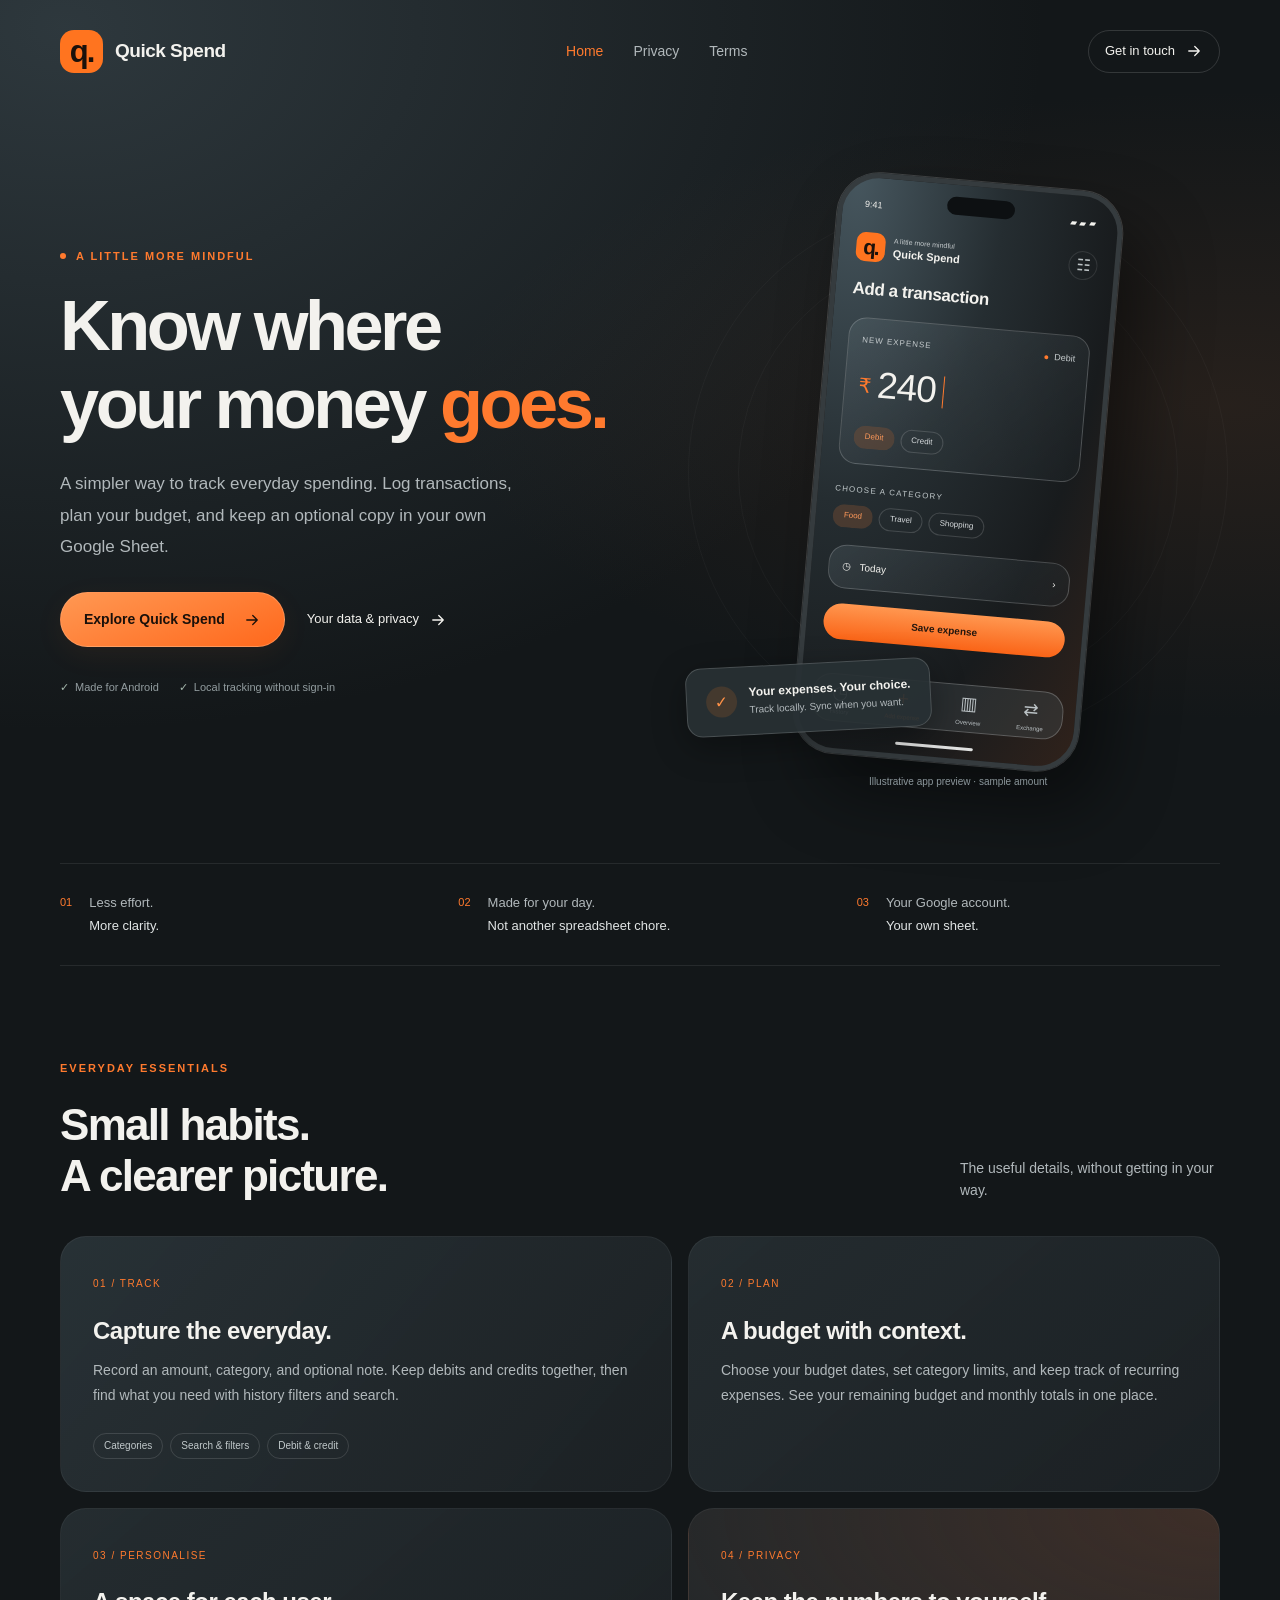
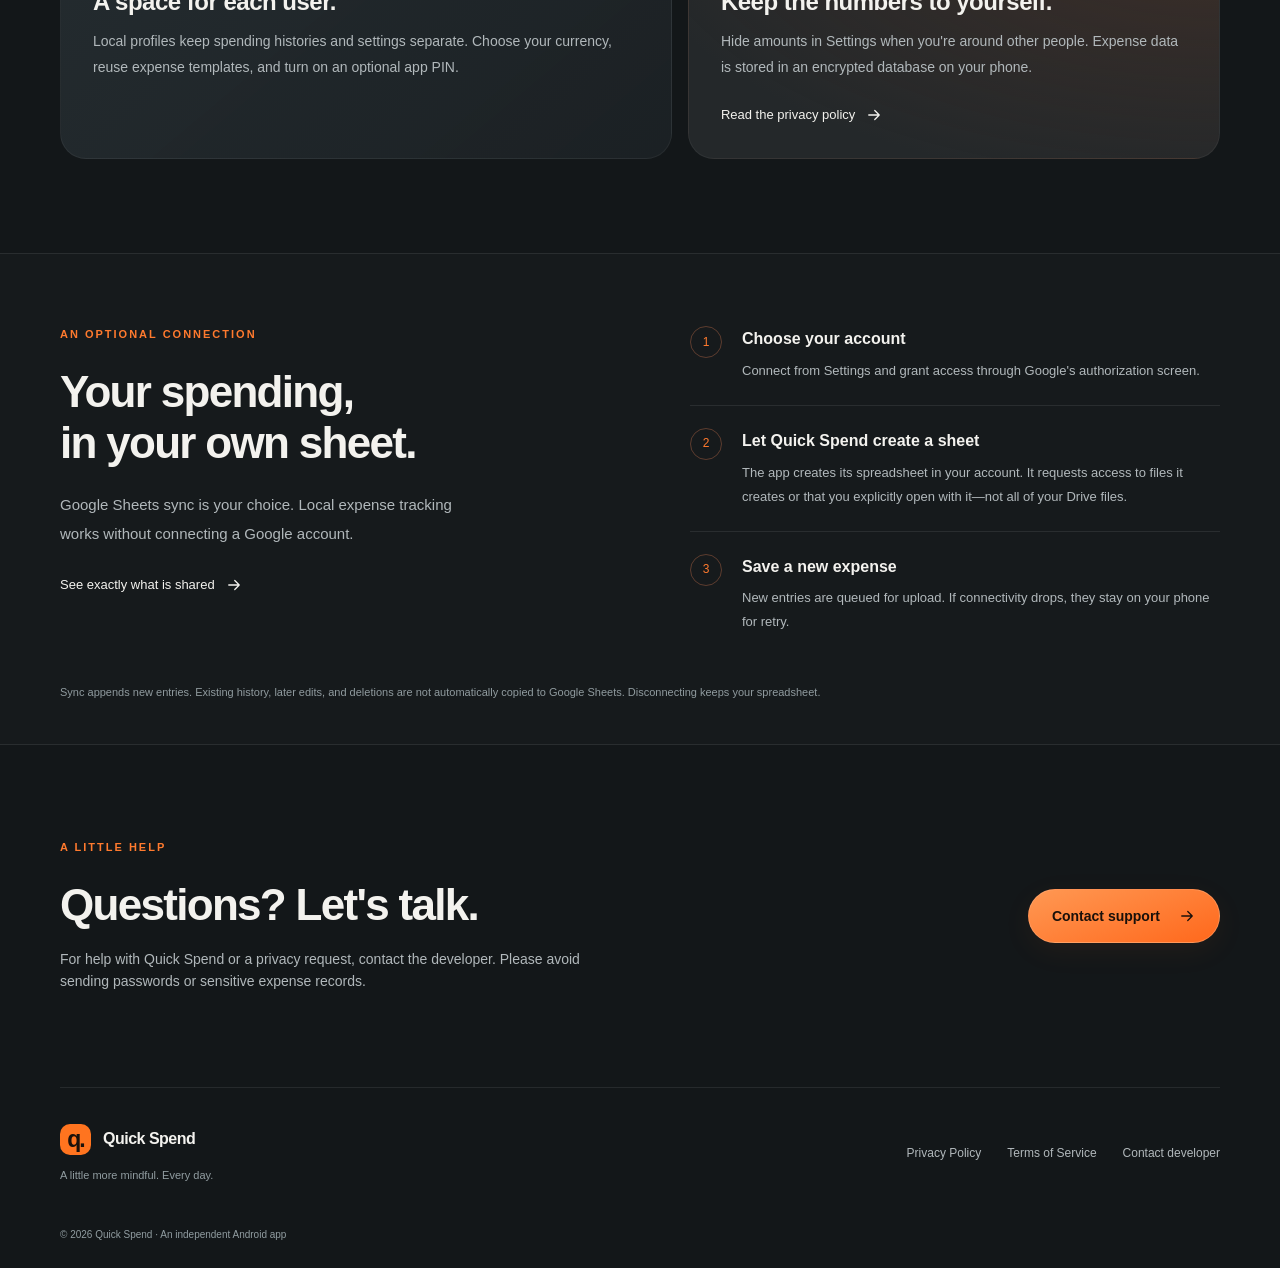
<file: index.html>
<!doctype html>
<html lang="en"><head><meta charset="utf-8"><meta name="viewport" content="width=device-width,initial-scale=1"><meta name="theme-color" content="#15191b"><title>Quick Spend — Everyday expenses, a little clearer</title><meta name="description" content="Quick Spend is an Android expense tracker with budgets, local profiles, encrypted backups and optional Google Sheets sync."><link rel="icon" href="/favicon.svg" type="image/svg+xml"><link rel="canonical" href="https://munifgaming01-dot.github.io/"><meta property="og:title" content="Quick Spend — Everyday expenses, a little clearer"><meta property="og:description" content="Quick Spend is an Android expense tracker with budgets, local profiles, encrypted backups and optional Google Sheets sync."><meta property="og:type" content="website"><meta property="og:url" content="https://munifgaming01-dot.github.io/"><link rel="stylesheet" href="/styles.css"></head><body><a class="skip" href="#main">Skip to content</a><header class="site-header wrap"><a class="brand" href="/" aria-label="Quick Spend home"><span class="logo" aria-hidden="true">q.</span><span>Quick Spend</span></a><nav aria-label="Main navigation"><a href="/" aria-current="page">Home</a><a href="/privacy/" >Privacy</a><a href="/terms/" >Terms</a></nav><a class="contact-link" href="mailto:mohamedmunif99@gmail.com">Get in touch <svg viewBox="0 0 24 24" fill="none" aria-hidden="true"><path d="M5 12h14m-6-6 6 6-6 6" stroke="currentColor" stroke-width="1.7" stroke-linecap="round" stroke-linejoin="round"/></svg></a></header><main id="main">
<section class="hero wrap"><div class="hero-copy"><p class="eyebrow"><span></span> A little more mindful</p><h1>Know where<br>your money <em>goes.</em></h1><p class="intro">A simpler way to track everyday spending. Log transactions, plan your budget, and keep an optional copy in your own Google Sheet.</p><div class="hero-actions"><a class="button primary" href="#features">Explore Quick Spend <svg viewBox="0 0 24 24" fill="none" aria-hidden="true"><path d="M5 12h14m-6-6 6 6-6 6" stroke="currentColor" stroke-width="1.7" stroke-linecap="round" stroke-linejoin="round"/></svg></a><a class="text-link" href="/privacy/">Your data & privacy <svg viewBox="0 0 24 24" fill="none" aria-hidden="true"><path d="M5 12h14m-6-6 6 6-6 6" stroke="currentColor" stroke-width="1.7" stroke-linecap="round" stroke-linejoin="round"/></svg></a></div><div class="hero-notes"><span>Made for Android</span><span>Local tracking without sign-in</span></div></div>
<figure class="product-scene"><div class="orbit orbit-one"></div><div class="orbit orbit-two"></div><div class="phone"><div class="phone-status"><span>9:41</span><span class="camera"></span><span aria-hidden="true">▰ ▰ ▰</span></div><div class="phone-header"><span class="logo">q.</span><div><small>A little more mindful</small><strong>Quick Spend</strong></div><span class="mini-settings" aria-hidden="true">☷</span></div><h2>Add a transaction</h2><div class="phone-card"><div class="phone-caption"><span>NEW EXPENSE</span><span><i></i> Debit</span></div><p class="phone-amount"><span>₹</span>240<span class="caret"></span></p><div class="pills"><span class="selected">Debit</span><span>Credit</span></div></div><p class="phone-label">CHOOSE A CATEGORY</p><div class="pills categories"><span class="selected">Food</span><span>Travel</span><span>Shopping</span></div><div class="phone-card date-row"><span>◷ &nbsp; Today</span><span>›</span></div><div class="phone-save">Save expense</div><div class="phone-tabs"><span>◷<small>History</small></span><span class="active">＋<small>Add expense</small></span><span>▥<small>Overview</small></span><span>⇄<small>Exchange</small></span></div><div class="home-indicator"></div></div><div class="floating-note"><span class="note-icon">✓</span><div><strong>Your expenses. Your choice.</strong><span>Track locally. Sync when you want.</span></div></div><figcaption>Illustrative app preview · sample amount</figcaption></figure></section>
<section class="principles wrap" aria-label="At a glance"><div><span>01</span><p>Less effort.<br><strong>More clarity.</strong></p></div><div><span>02</span><p>Made for your day.<br><strong>Not another spreadsheet chore.</strong></p></div><div><span>03</span><p>Your Google account.<br><strong>Your own sheet.</strong></p></div></section>
<section id="features" class="section wrap"><div class="section-heading"><p class="eyebrow">Everyday essentials</p><h2>Small habits.<br>A clearer picture.</h2><p>The useful details, without getting in your way.</p></div><div class="feature-grid"><article class="feature feature-wide"><span class="feature-number">01 / TRACK</span><h3>Capture the everyday.</h3><p>Record an amount, category, and optional note. Keep debits and credits together, then find what you need with history filters and search.</p><div class="feature-chips"><span>Categories</span><span>Search & filters</span><span>Debit & credit</span></div></article><article class="feature"><span class="feature-number">02 / PLAN</span><h3>A budget with context.</h3><p>Choose your budget dates, set category limits, and keep track of recurring expenses. See your remaining budget and monthly totals in one place.</p></article><article class="feature"><span class="feature-number">03 / PERSONALISE</span><h3>A space for each user.</h3><p>Local profiles keep spending histories and settings separate. Choose your currency, reuse expense templates, and turn on an optional app PIN.</p></article><article class="feature feature-privacy"><span class="feature-number">04 / PRIVACY</span><h3>Keep the numbers to yourself.</h3><p>Hide amounts in Settings when you're around other people. Expense data is stored in an encrypted database on your phone.</p><a class="text-link" href="/privacy/">Read the privacy policy <svg viewBox="0 0 24 24" fill="none" aria-hidden="true"><path d="M5 12h14m-6-6 6 6-6 6" stroke="currentColor" stroke-width="1.7" stroke-linecap="round" stroke-linejoin="round"/></svg></a></article></div></section>
<section id="google-sheets" class="sync-section"><div class="wrap sync-layout"><div><p class="eyebrow">An optional connection</p><h2>Your spending,<br>in your own sheet.</h2><p class="section-intro">Google Sheets sync is your choice. Local expense tracking works without connecting a Google account.</p><a class="text-link" href="/privacy/#google-data">See exactly what is shared <svg viewBox="0 0 24 24" fill="none" aria-hidden="true"><path d="M5 12h14m-6-6 6 6-6 6" stroke="currentColor" stroke-width="1.7" stroke-linecap="round" stroke-linejoin="round"/></svg></a></div><ol class="steps"><li><span>1</span><div><h3>Choose your account</h3><p>Connect from Settings and grant access through Google's authorization screen.</p></div></li><li><span>2</span><div><h3>Let Quick Spend create a sheet</h3><p>The app creates its spreadsheet in your account. It requests access to files it creates or that you explicitly open with it—not all of your Drive files.</p></div></li><li><span>3</span><div><h3>Save a new expense</h3><p>New entries are queued for upload. If connectivity drops, they stay on your phone for retry.</p></div></li></ol></div><p class="sync-note wrap">Sync appends new entries. Existing history, later edits, and deletions are not automatically copied to Google Sheets. Disconnecting keeps your spreadsheet.</p></section>
<section class="section wrap support-section" id="support"><div><p class="eyebrow">A little help</p><h2>Questions? Let's talk.</h2><p>For help with Quick Spend or a privacy request, contact the developer. Please avoid sending passwords or sensitive expense records.</p></div><a class="button primary" href="mailto:mohamedmunif99@gmail.com">Contact support <svg viewBox="0 0 24 24" fill="none" aria-hidden="true"><path d="M5 12h14m-6-6 6 6-6 6" stroke="currentColor" stroke-width="1.7" stroke-linecap="round" stroke-linejoin="round"/></svg></a></section>
</main><footer class="wrap site-footer"><div><a class="brand" href="/"><span class="logo" aria-hidden="true">q.</span><span>Quick Spend</span></a><p>A little more mindful. Every day.</p></div><nav aria-label="Footer navigation"><a href="/privacy/">Privacy Policy</a><a href="/terms/">Terms of Service</a><a href="mailto:mohamedmunif99@gmail.com">Contact developer</a></nav><p class="copyright">© 2026 Quick Spend · An independent Android app</p></footer><script src="/site.js" defer></script></body></html>
</file>
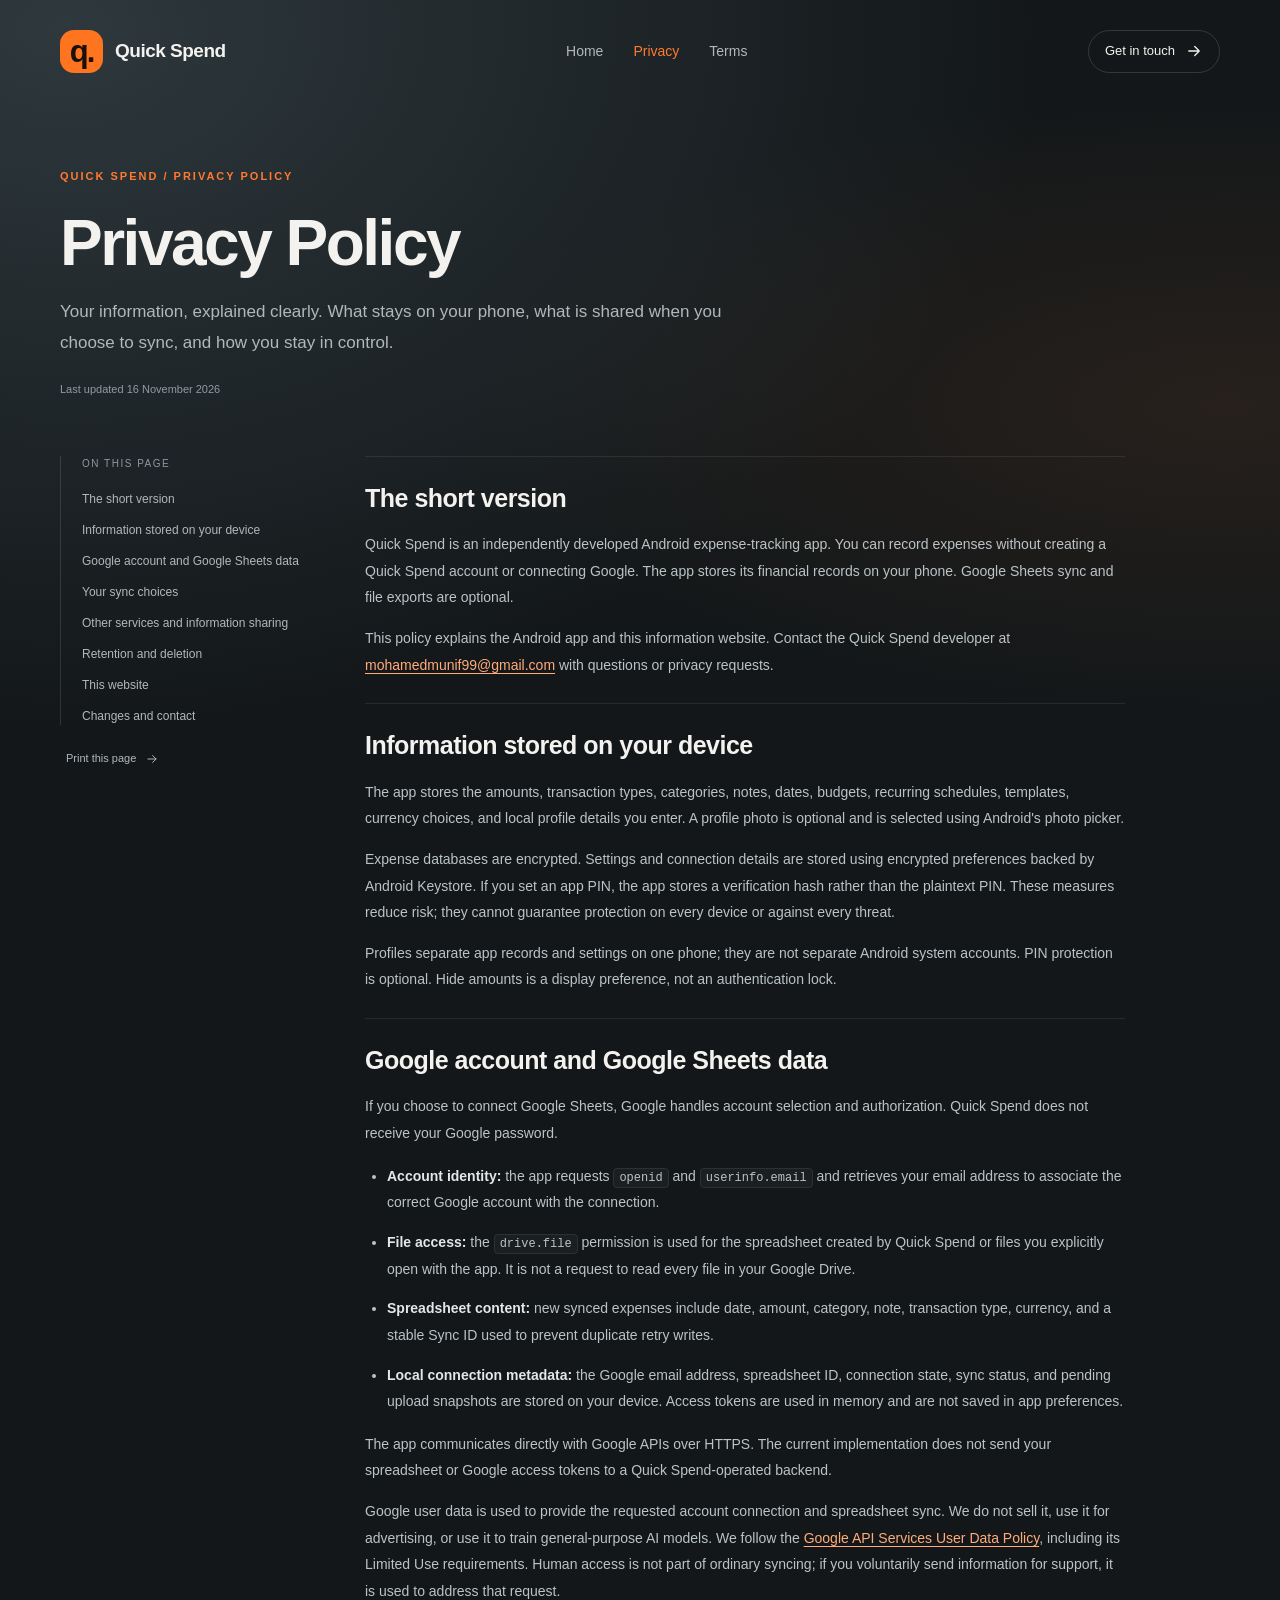
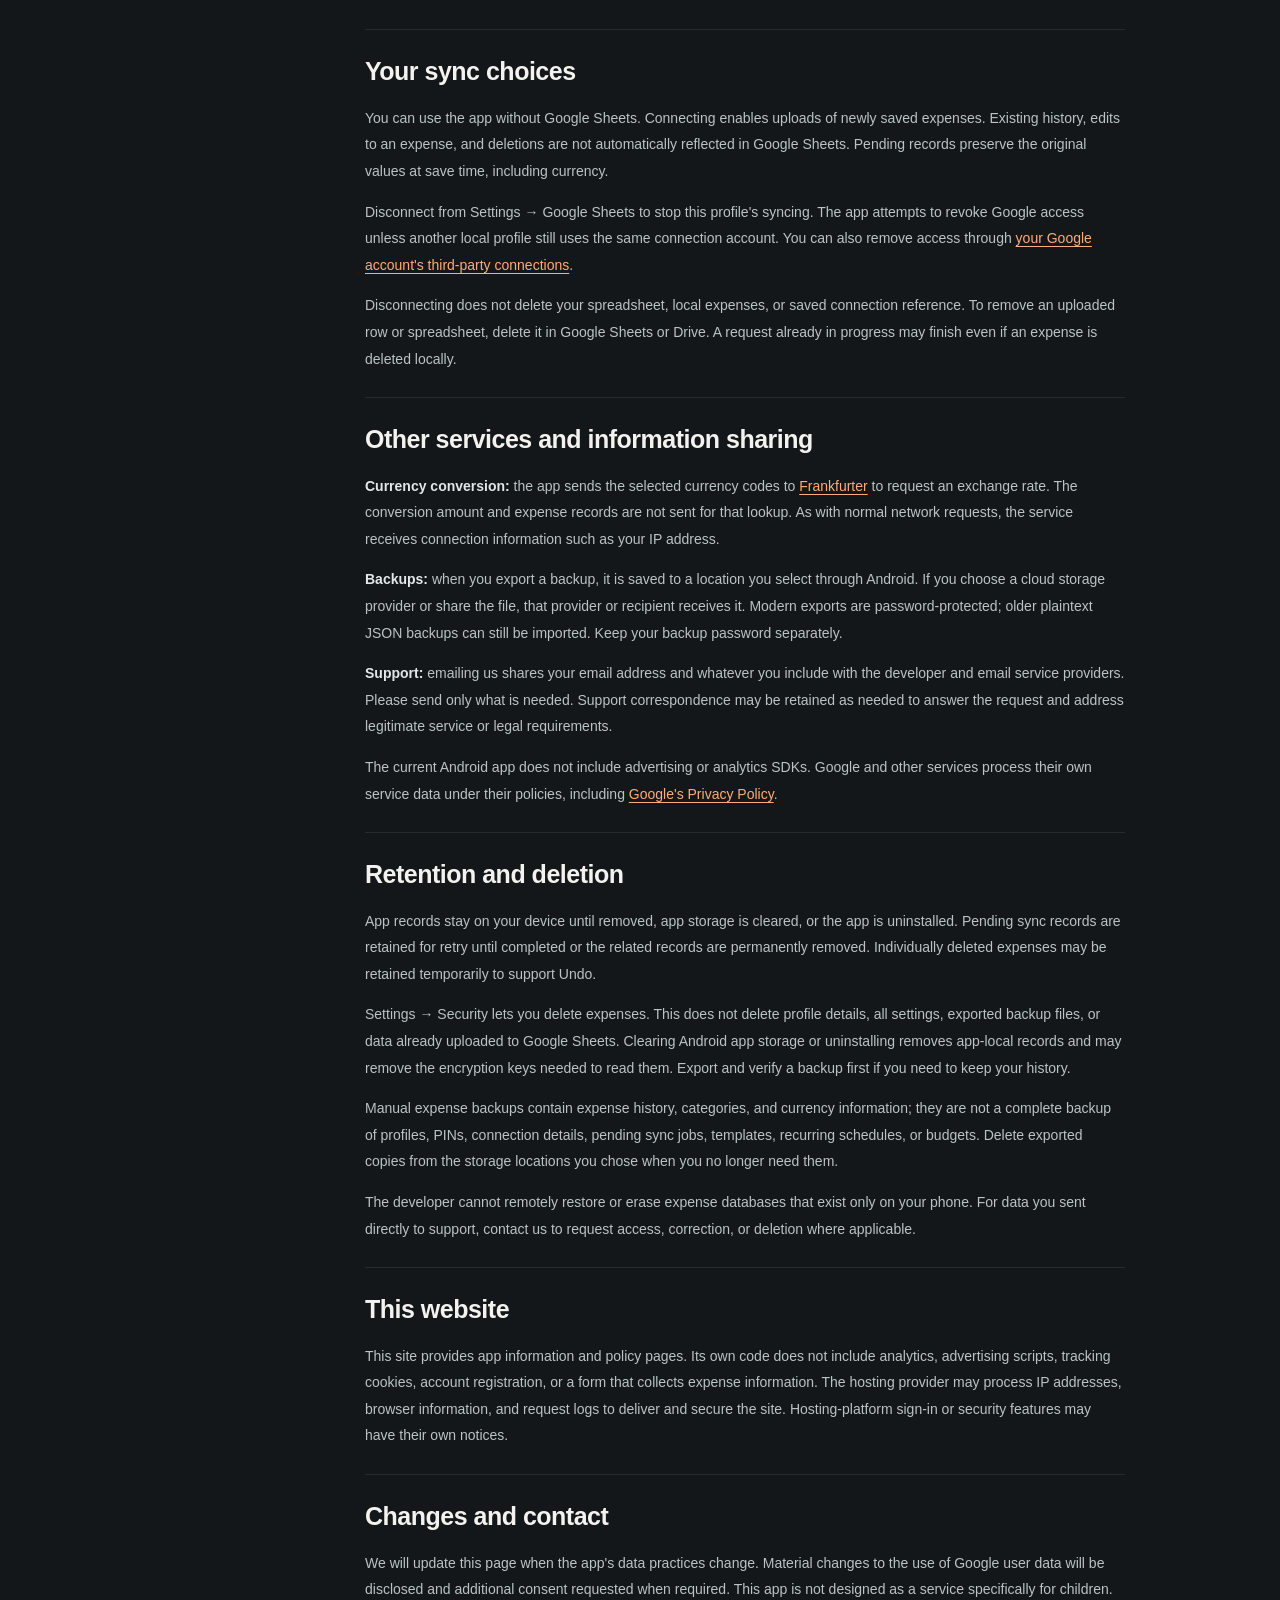
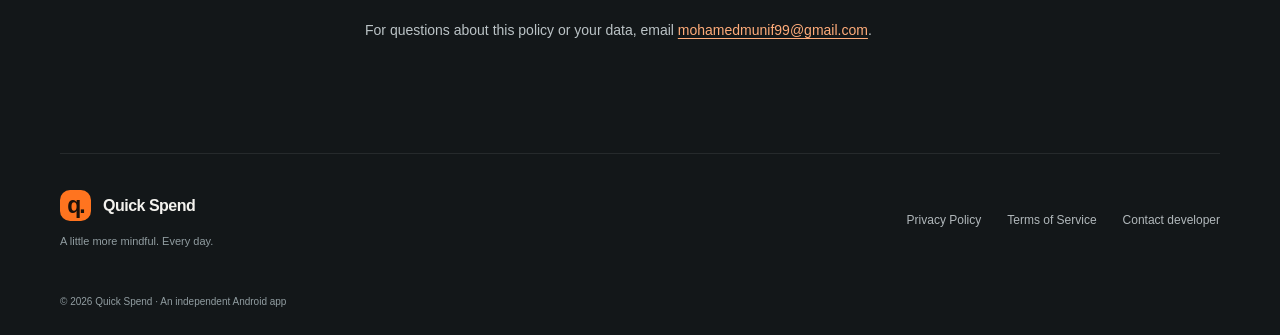
<file: privacy/index.html>
<!doctype html>
<html lang="en"><head><meta charset="utf-8"><meta name="viewport" content="width=device-width,initial-scale=1"><meta name="theme-color" content="#15191b"><title>Privacy Policy — Quick Spend</title><meta name="description" content="How Quick Spend handles local records, Google account data, optional Sheets syncing and backups."><link rel="icon" href="/favicon.svg" type="image/svg+xml"><link rel="canonical" href="https://munifgaming01-dot.github.io/privacy/"><meta property="og:title" content="Privacy Policy — Quick Spend"><meta property="og:description" content="How Quick Spend handles local records, Google account data, optional Sheets syncing and backups."><meta property="og:type" content="website"><meta property="og:url" content="https://munifgaming01-dot.github.io/privacy/"><link rel="stylesheet" href="/styles.css"></head><body><a class="skip" href="#main">Skip to content</a><header class="site-header wrap"><a class="brand" href="/" aria-label="Quick Spend home"><span class="logo" aria-hidden="true">q.</span><span>Quick Spend</span></a><nav aria-label="Main navigation"><a href="/" >Home</a><a href="/privacy/" aria-current="page">Privacy</a><a href="/terms/" >Terms</a></nav><a class="contact-link" href="mailto:mohamedmunif99@gmail.com">Get in touch <svg viewBox="0 0 24 24" fill="none" aria-hidden="true"><path d="M5 12h14m-6-6 6 6-6 6" stroke="currentColor" stroke-width="1.7" stroke-linecap="round" stroke-linejoin="round"/></svg></a></header><main id="main"><div class="wrap legal-hero"><p class="eyebrow">Quick Spend / Privacy Policy</p><h1>Privacy Policy</h1><p>Your information, explained clearly. What stays on your phone, what is shared when you choose to sync, and how you stay in control.</p><span class="updated">Last updated 16 November 2026</span></div><div class="wrap legal-layout"><aside><nav aria-label="On this page"><span>ON THIS PAGE</span><a href="#overview">The short version</a><a href="#local-data">Information stored on your device</a><a href="#google-data">Google account and Google Sheets data</a><a href="#sync-control">Your sync choices</a><a href="#other-services">Other services and information sharing</a><a href="#retention">Retention and deletion</a><a href="#website">This website</a><a href="#changes">Changes and contact</a></nav><button class="print-link" type="button" data-print>Print this page <svg viewBox="0 0 24 24" fill="none" aria-hidden="true"><path d="M5 12h14m-6-6 6 6-6 6" stroke="currentColor" stroke-width="1.7" stroke-linecap="round" stroke-linejoin="round"/></svg></button></aside><article class="legal-content"><section id="overview"><h2>The short version</h2><p>Quick Spend is an independently developed Android expense-tracking app. You can record expenses without creating a Quick Spend account or connecting Google. The app stores its financial records on your phone. Google Sheets sync and file exports are optional.</p><p>This policy explains the Android app and this information website. Contact the Quick Spend developer at <a href="mailto:mohamedmunif99@gmail.com">mohamedmunif99@gmail.com</a> with questions or privacy requests.</p></section><section id="local-data"><h2>Information stored on your device</h2><p>The app stores the amounts, transaction types, categories, notes, dates, budgets, recurring schedules, templates, currency choices, and local profile details you enter. A profile photo is optional and is selected using Android's photo picker.</p><p>Expense databases are encrypted. Settings and connection details are stored using encrypted preferences backed by Android Keystore. If you set an app PIN, the app stores a verification hash rather than the plaintext PIN. These measures reduce risk; they cannot guarantee protection on every device or against every threat.</p><p>Profiles separate app records and settings on one phone; they are not separate Android system accounts. PIN protection is optional. Hide amounts is a display preference, not an authentication lock.</p></section><section id="google-data"><h2>Google account and Google Sheets data</h2><p>If you choose to connect Google Sheets, Google handles account selection and authorization. Quick Spend does not receive your Google password.</p><ul><li><strong>Account identity:</strong> the app requests <code>openid</code> and <code>userinfo.email</code> and retrieves your email address to associate the correct Google account with the connection.</li><li><strong>File access:</strong> the <code>drive.file</code> permission is used for the spreadsheet created by Quick Spend or files you explicitly open with the app. It is not a request to read every file in your Google Drive.</li><li><strong>Spreadsheet content:</strong> new synced expenses include date, amount, category, note, transaction type, currency, and a stable Sync ID used to prevent duplicate retry writes.</li><li><strong>Local connection metadata:</strong> the Google email address, spreadsheet ID, connection state, sync status, and pending upload snapshots are stored on your device. Access tokens are used in memory and are not saved in app preferences.</li></ul><p>The app communicates directly with Google APIs over HTTPS. The current implementation does not send your spreadsheet or Google access tokens to a Quick Spend-operated backend.</p><p>Google user data is used to provide the requested account connection and spreadsheet sync. We do not sell it, use it for advertising, or use it to train general-purpose AI models. We follow the <a href="https://developers.google.com/terms/api-services-user-data-policy" target="_blank" rel="noopener noreferrer">Google API Services User Data Policy</a>, including its Limited Use requirements. Human access is not part of ordinary syncing; if you voluntarily send information for support, it is used to address that request.</p></section><section id="sync-control"><h2>Your sync choices</h2><p>You can use the app without Google Sheets. Connecting enables uploads of newly saved expenses. Existing history, edits to an expense, and deletions are not automatically reflected in Google Sheets. Pending records preserve the original values at save time, including currency.</p><p>Disconnect from Settings → Google Sheets to stop this profile's syncing. The app attempts to revoke Google access unless another local profile still uses the same connection account. You can also remove access through <a href="https://myaccount.google.com/connections" target="_blank" rel="noopener noreferrer">your Google account's third-party connections</a>.</p><p>Disconnecting does not delete your spreadsheet, local expenses, or saved connection reference. To remove an uploaded row or spreadsheet, delete it in Google Sheets or Drive. A request already in progress may finish even if an expense is deleted locally.</p></section><section id="other-services"><h2>Other services and information sharing</h2><p><strong>Currency conversion:</strong> the app sends the selected currency codes to <a href="https://frankfurter.dev/" target="_blank" rel="noopener noreferrer">Frankfurter</a> to request an exchange rate. The conversion amount and expense records are not sent for that lookup. As with normal network requests, the service receives connection information such as your IP address.</p><p><strong>Backups:</strong> when you export a backup, it is saved to a location you select through Android. If you choose a cloud storage provider or share the file, that provider or recipient receives it. Modern exports are password-protected; older plaintext JSON backups can still be imported. Keep your backup password separately.</p><p><strong>Support:</strong> emailing us shares your email address and whatever you include with the developer and email service providers. Please send only what is needed. Support correspondence may be retained as needed to answer the request and address legitimate service or legal requirements.</p><p>The current Android app does not include advertising or analytics SDKs. Google and other services process their own service data under their policies, including <a href="https://policies.google.com/privacy" target="_blank" rel="noopener noreferrer">Google's Privacy Policy</a>.</p></section><section id="retention"><h2>Retention and deletion</h2><p>App records stay on your device until removed, app storage is cleared, or the app is uninstalled. Pending sync records are retained for retry until completed or the related records are permanently removed. Individually deleted expenses may be retained temporarily to support Undo.</p><p>Settings → Security lets you delete expenses. This does not delete profile details, all settings, exported backup files, or data already uploaded to Google Sheets. Clearing Android app storage or uninstalling removes app-local records and may remove the encryption keys needed to read them. Export and verify a backup first if you need to keep your history.</p><p>Manual expense backups contain expense history, categories, and currency information; they are not a complete backup of profiles, PINs, connection details, pending sync jobs, templates, recurring schedules, or budgets. Delete exported copies from the storage locations you chose when you no longer need them.</p><p>The developer cannot remotely restore or erase expense databases that exist only on your phone. For data you sent directly to support, contact us to request access, correction, or deletion where applicable.</p></section><section id="website"><h2>This website</h2><p>This site provides app information and policy pages. Its own code does not include analytics, advertising scripts, tracking cookies, account registration, or a form that collects expense information. The hosting provider may process IP addresses, browser information, and request logs to deliver and secure the site. Hosting-platform sign-in or security features may have their own notices.</p></section><section id="changes"><h2>Changes and contact</h2><p>We will update this page when the app's data practices change. Material changes to the use of Google user data will be disclosed and additional consent requested when required. This app is not designed as a service specifically for children.</p><p>For questions about this policy or your data, email <a href="mailto:mohamedmunif99@gmail.com">mohamedmunif99@gmail.com</a>.</p></section></article></div></main><footer class="wrap site-footer"><div><a class="brand" href="/"><span class="logo" aria-hidden="true">q.</span><span>Quick Spend</span></a><p>A little more mindful. Every day.</p></div><nav aria-label="Footer navigation"><a href="/privacy/">Privacy Policy</a><a href="/terms/">Terms of Service</a><a href="mailto:mohamedmunif99@gmail.com">Contact developer</a></nav><p class="copyright">© 2026 Quick Spend · An independent Android app</p></footer><script src="/site.js" defer></script></body></html>
</file>
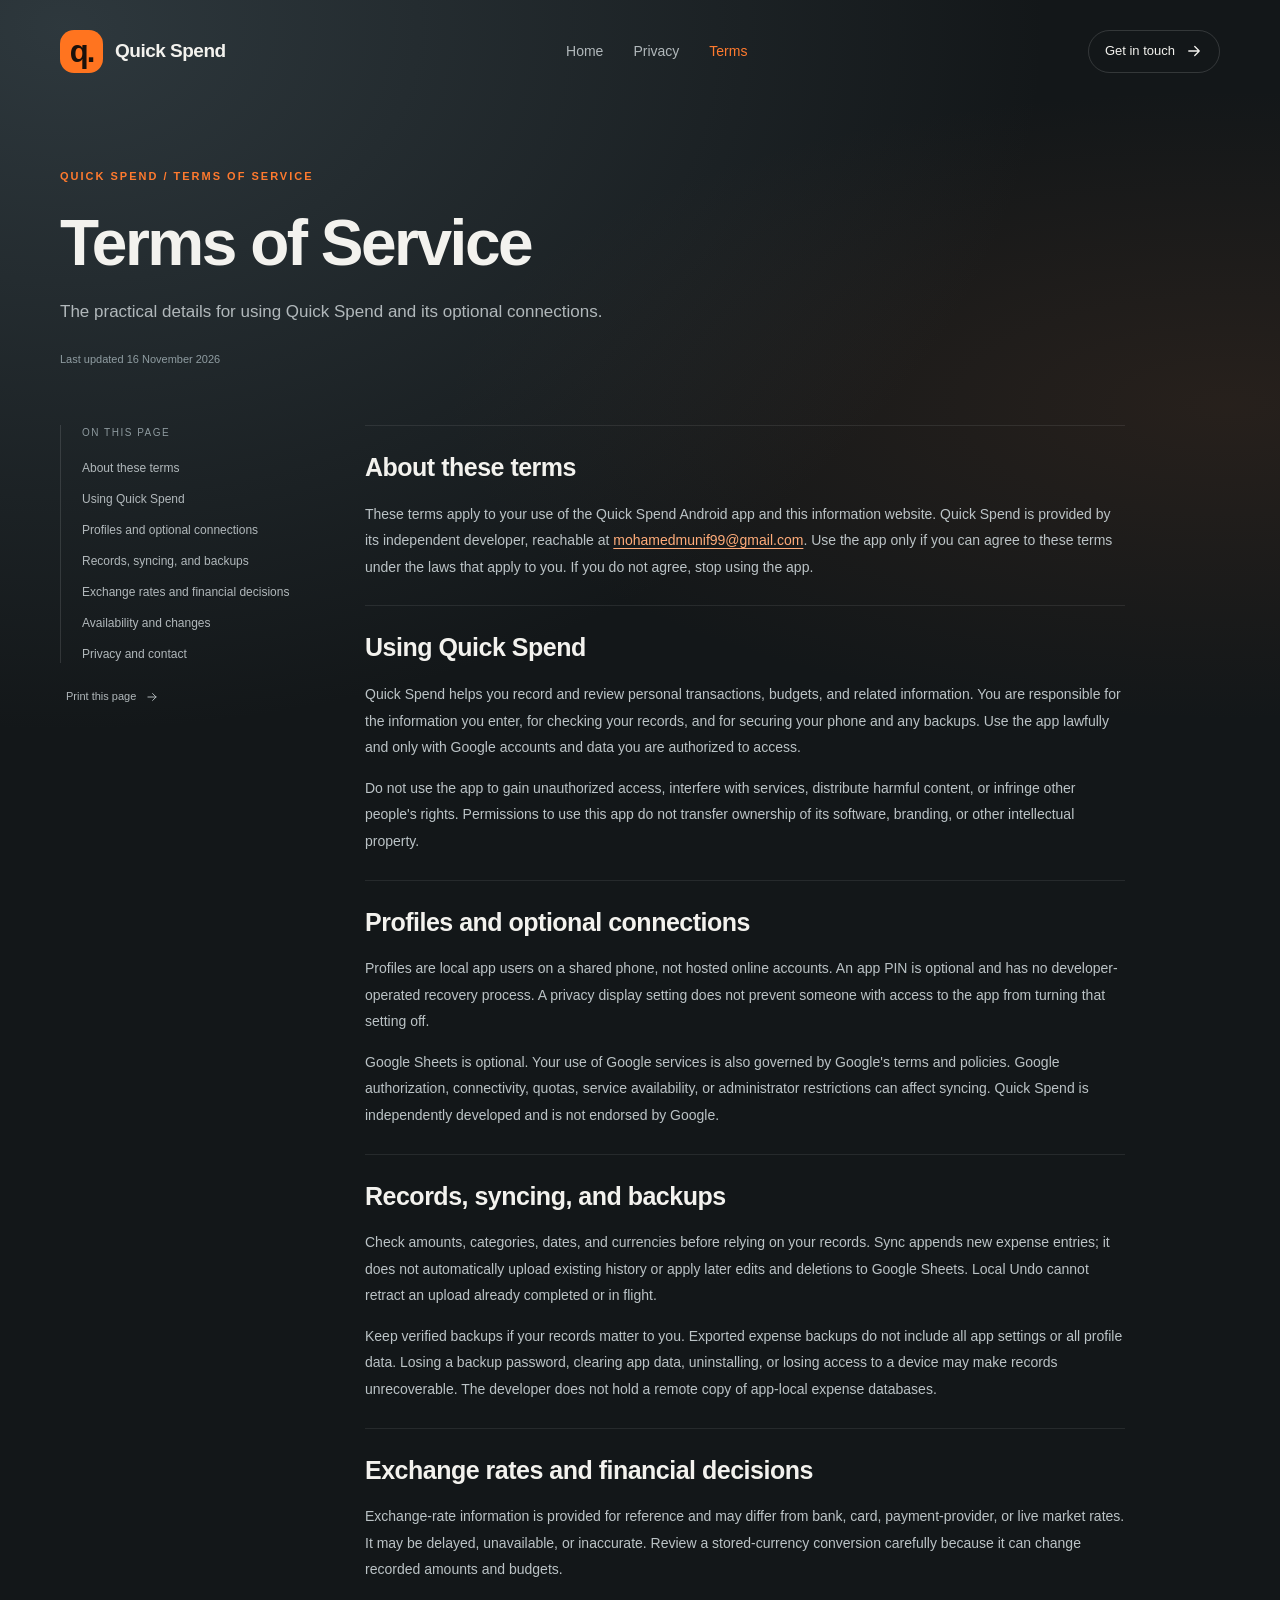
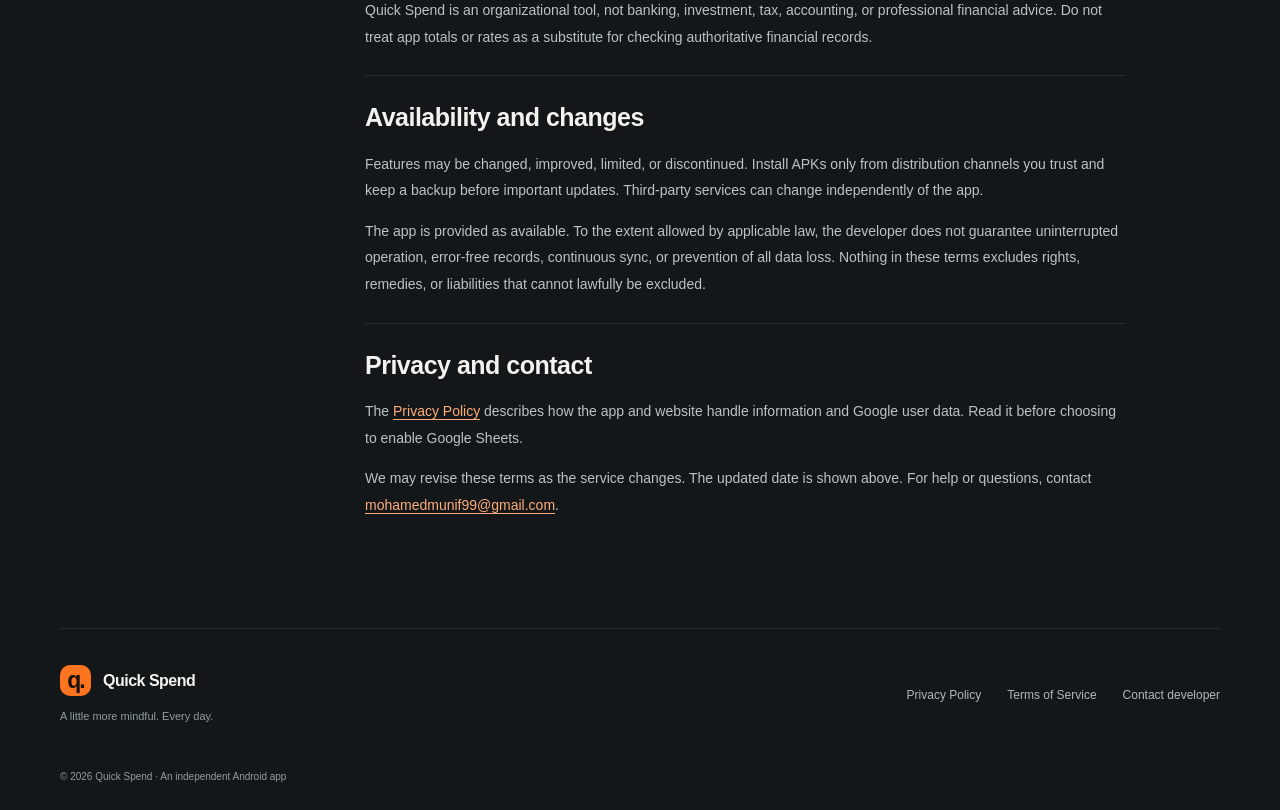
<file: terms/index.html>
<!doctype html>
<html lang="en"><head><meta charset="utf-8"><meta name="viewport" content="width=device-width,initial-scale=1"><meta name="theme-color" content="#15191b"><title>Terms of Service — Quick Spend</title><meta name="description" content="Terms for using the Quick Spend Android app, optional Google Sheets syncing, exchange rates and backups."><link rel="icon" href="/favicon.svg" type="image/svg+xml"><link rel="canonical" href="https://munifgaming01-dot.github.io/terms/"><meta property="og:title" content="Terms of Service — Quick Spend"><meta property="og:description" content="Terms for using the Quick Spend Android app, optional Google Sheets syncing, exchange rates and backups."><meta property="og:type" content="website"><meta property="og:url" content="https://munifgaming01-dot.github.io/terms/"><link rel="stylesheet" href="/styles.css"></head><body><a class="skip" href="#main">Skip to content</a><header class="site-header wrap"><a class="brand" href="/" aria-label="Quick Spend home"><span class="logo" aria-hidden="true">q.</span><span>Quick Spend</span></a><nav aria-label="Main navigation"><a href="/" >Home</a><a href="/privacy/" >Privacy</a><a href="/terms/" aria-current="page">Terms</a></nav><a class="contact-link" href="mailto:mohamedmunif99@gmail.com">Get in touch <svg viewBox="0 0 24 24" fill="none" aria-hidden="true"><path d="M5 12h14m-6-6 6 6-6 6" stroke="currentColor" stroke-width="1.7" stroke-linecap="round" stroke-linejoin="round"/></svg></a></header><main id="main"><div class="wrap legal-hero"><p class="eyebrow">Quick Spend / Terms of Service</p><h1>Terms of Service</h1><p>The practical details for using Quick Spend and its optional connections.</p><span class="updated">Last updated 16 November 2026</span></div><div class="wrap legal-layout"><aside><nav aria-label="On this page"><span>ON THIS PAGE</span><a href="#about">About these terms</a><a href="#using">Using Quick Spend</a><a href="#accounts">Profiles and optional connections</a><a href="#records">Records, syncing, and backups</a><a href="#rates">Exchange rates and financial decisions</a><a href="#availability">Availability and changes</a><a href="#privacy">Privacy and contact</a></nav><button class="print-link" type="button" data-print>Print this page <svg viewBox="0 0 24 24" fill="none" aria-hidden="true"><path d="M5 12h14m-6-6 6 6-6 6" stroke="currentColor" stroke-width="1.7" stroke-linecap="round" stroke-linejoin="round"/></svg></button></aside><article class="legal-content"><section id="about"><h2>About these terms</h2><p>These terms apply to your use of the Quick Spend Android app and this information website. Quick Spend is provided by its independent developer, reachable at <a href="mailto:mohamedmunif99@gmail.com">mohamedmunif99@gmail.com</a>. Use the app only if you can agree to these terms under the laws that apply to you. If you do not agree, stop using the app.</p></section><section id="using"><h2>Using Quick Spend</h2><p>Quick Spend helps you record and review personal transactions, budgets, and related information. You are responsible for the information you enter, for checking your records, and for securing your phone and any backups. Use the app lawfully and only with Google accounts and data you are authorized to access.</p><p>Do not use the app to gain unauthorized access, interfere with services, distribute harmful content, or infringe other people's rights. Permissions to use this app do not transfer ownership of its software, branding, or other intellectual property.</p></section><section id="accounts"><h2>Profiles and optional connections</h2><p>Profiles are local app users on a shared phone, not hosted online accounts. An app PIN is optional and has no developer-operated recovery process. A privacy display setting does not prevent someone with access to the app from turning that setting off.</p><p>Google Sheets is optional. Your use of Google services is also governed by Google's terms and policies. Google authorization, connectivity, quotas, service availability, or administrator restrictions can affect syncing. Quick Spend is independently developed and is not endorsed by Google.</p></section><section id="records"><h2>Records, syncing, and backups</h2><p>Check amounts, categories, dates, and currencies before relying on your records. Sync appends new expense entries; it does not automatically upload existing history or apply later edits and deletions to Google Sheets. Local Undo cannot retract an upload already completed or in flight.</p><p>Keep verified backups if your records matter to you. Exported expense backups do not include all app settings or all profile data. Losing a backup password, clearing app data, uninstalling, or losing access to a device may make records unrecoverable. The developer does not hold a remote copy of app-local expense databases.</p></section><section id="rates"><h2>Exchange rates and financial decisions</h2><p>Exchange-rate information is provided for reference and may differ from bank, card, payment-provider, or live market rates. It may be delayed, unavailable, or inaccurate. Review a stored-currency conversion carefully because it can change recorded amounts and budgets.</p><p>Quick Spend is an organizational tool, not banking, investment, tax, accounting, or professional financial advice. Do not treat app totals or rates as a substitute for checking authoritative financial records.</p></section><section id="availability"><h2>Availability and changes</h2><p>Features may be changed, improved, limited, or discontinued. Install APKs only from distribution channels you trust and keep a backup before important updates. Third-party services can change independently of the app.</p><p>The app is provided as available. To the extent allowed by applicable law, the developer does not guarantee uninterrupted operation, error-free records, continuous sync, or prevention of all data loss. Nothing in these terms excludes rights, remedies, or liabilities that cannot lawfully be excluded.</p></section><section id="privacy"><h2>Privacy and contact</h2><p>The <a href="/privacy/">Privacy Policy</a> describes how the app and website handle information and Google user data. Read it before choosing to enable Google Sheets.</p><p>We may revise these terms as the service changes. The updated date is shown above. For help or questions, contact <a href="mailto:mohamedmunif99@gmail.com">mohamedmunif99@gmail.com</a>.</p></section></article></div></main><footer class="wrap site-footer"><div><a class="brand" href="/"><span class="logo" aria-hidden="true">q.</span><span>Quick Spend</span></a><p>A little more mindful. Every day.</p></div><nav aria-label="Footer navigation"><a href="/privacy/">Privacy Policy</a><a href="/terms/">Terms of Service</a><a href="mailto:mohamedmunif99@gmail.com">Contact developer</a></nav><p class="copyright">© 2026 Quick Spend · An independent Android app</p></footer><script src="/site.js" defer></script></body></html>
</file>
<file: styles.css>
@charset "UTF-8";
:root{color-scheme:dark;--bg:#131719;--panel:#202629;--text:#f3f2ee;--muted:#b1b8bb;--orange:#ff7a2e;--line:#ffffff15;--radius:26px;font-family:Inter,"Segoe UI",Arial,sans-serif;font-synthesis:none}*{box-sizing:border-box}html{scroll-behavior:smooth;scroll-padding-top:28px}body{margin:0;background:var(--bg);color:var(--text);line-height:1.6}body:before{content:"";position:absolute;top:0;left:0;right:0;height:900px;background:radial-gradient(ellipse at 5% 3%,#46565e85,transparent 57%),radial-gradient(ellipse at 96% 45%,#72432735,transparent 45%);pointer-events:none;z-index:-1}a{color:inherit;text-decoration:none}button,a{-webkit-tap-highlight-color:transparent}a:focus-visible,button:focus-visible{outline:2px solid var(--orange);outline-offset:6px;border-radius:5px}.wrap{width:min(1160px,calc(100% - 80px));margin-inline:auto}.skip{position:fixed;left:20px;top:-80px;background:var(--orange);color:#17100b;padding:12px;z-index:10}.skip:focus{top:12px}.site-header{display:flex;align-items:center;justify-content:space-between;padding-block:30px;gap:26px}.brand{display:inline-flex;align-items:center;gap:12px;font-size:19px;font-weight:650;letter-spacing:-.5px}.logo{display:inline-grid;place-items:center;flex-shrink:0;width:43px;height:43px;background:#ff741f;border-radius:14px;color:#1a110b;font-size:31px;font-weight:750;letter-spacing:-2px;line-height:1}.site-header nav{display:flex;gap:30px;font-size:14px;color:var(--muted)}nav a:hover,nav a[aria-current],.text-link:hover{color:var(--orange)}.contact-link{display:flex;align-items:center;gap:10px;font-size:13px;padding:10px 16px;border:1px solid #ffffff24;border-radius:24px}.contact-link svg,.button svg,.text-link svg,.print-link svg{width:18px;height:18px;flex-shrink:0}.hero{display:grid;grid-template-columns:1.1fr 1fr;align-items:center;gap:60px;padding-top:64px;padding-bottom:86px}.eyebrow{font-size:11px;text-transform:uppercase;letter-spacing:2px;color:var(--orange);font-weight:600;margin:0 0 22px;display:flex;align-items:center;gap:10px}.eyebrow>span{width:6px;height:6px;border-radius:50%;background:var(--orange)}h1,h2,h3,p{margin-top:0}h1{font-size:clamp(48px,5.5vw,76px);font-weight:580;letter-spacing:-3.5px;line-height:1.1;margin-bottom:26px}h1 em{font-style:normal;color:var(--orange)}.intro{max-width:470px;color:var(--muted);font-size:17px;line-height:1.85;margin-bottom:30px}.hero-actions{display:flex;align-items:center;flex-wrap:wrap;gap:22px}.button{display:inline-flex;align-items:center;justify-content:center;gap:18px;padding:15px 23px;border-radius:30px;font-size:14px;font-weight:650;min-height:52px}.primary{background:linear-gradient(160deg,#ff9853,#ff681c);color:#1a100a;border:1px solid #ffb08070;box-shadow:0 8px 30px #ff681c10}.primary:hover{background:#ff9853}.text-link{display:inline-flex;align-items:center;gap:10px;font-size:13px;color:var(--text)}.hero-notes{display:flex;gap:20px;flex-wrap:wrap;color:#929c9f;font-size:11px;margin-top:32px}.hero-notes span:before{content:"✓";color:#a5b7ad;margin-right:6px}.product-scene{position:relative;margin:0;min-height:610px;display:grid;place-items:center}.orbit{position:absolute;border:1px solid #ffffff08;border-radius:50%;pointer-events:none}.orbit-one{width:440px;height:440px}.orbit-two{width:540px;height:540px}.phone{width:286px;height:582px;position:relative;border:5px solid #353b3e;border-radius:42px;background:radial-gradient(ellipse at 5% 0%,#46565e 0%,#252d31 40%,#181b1d 72%,#30221b 100%);padding:12px 17px;box-shadow:0 0 0 1px #ffffff2a,24px 35px 70px #0007;transform:rotate(5deg);overflow:hidden}.phone-status{height:30px;display:flex;align-items:center;justify-content:space-between;font-size:9px;padding-inline:5px}.camera{width:68px;height:18px;border-radius:14px;background:#0d1012;position:absolute;top:12px;left:calc(50% - 34px)}.phone-header{display:flex;align-items:center;gap:8px;margin:13px 0 17px}.phone-header .logo{width:29px;height:29px;border-radius:9px;font-size:21px}.phone-header small{display:block;font-size:7px;color:#c6ccce}.phone-header strong{font-size:11px;display:block;line-height:1.4}.mini-settings{margin-left:auto;width:29px;height:29px;border:1px solid #ffffff1a;border-radius:50%;display:grid;place-items:center;color:#bdc4c6}.phone h2{font-size:17px;font-weight:600;letter-spacing:-.4px;line-height:1.3;margin:10px 0 17px}.phone-card{background:linear-gradient(140deg,#7b8d9633,#20262966);border:1px solid #ffffff30;border-radius:18px;padding:15px 13px}.phone-caption{display:flex;justify-content:space-between;align-items:center;color:#c6ccce;font-size:8px;letter-spacing:1px}.phone-caption span:last-child{font-size:9px;letter-spacing:0}.phone-caption i{display:inline-block;width:4px;height:4px;background:var(--orange);border-radius:50%;margin-right:3px}.phone-amount{display:flex;align-items:center;gap:7px;font-size:37px;line-height:1.7;font-weight:300;margin:6px 0 9px;letter-spacing:-1px}.phone-amount>span:first-child{font-size:20px;color:var(--orange)}.caret{width:1px;height:32px;background:var(--orange)}.pills{display:flex;gap:6px}.pills>span{border:1px solid #ffffff27;color:#d7dbdd;border-radius:20px;padding:4px 10px;font-size:8px}.pills .selected{background:#80503466;border-color:transparent;color:#ff995a}.phone-label{font-size:8px;letter-spacing:1.2px;color:#c0c8ca;margin:20px 0 8px}.categories{margin-bottom:17px}.date-row{display:flex;justify-content:space-between;font-size:10px;padding-block:13px}.phone-save{display:grid;place-items:center;height:36px;border-radius:22px;margin-top:15px;background:linear-gradient(#ff9750,#fa6417);color:#23160e;font-size:10px;font-weight:650}.phone-tabs{display:flex;justify-content:space-around;border:1px solid #ffffff38;background:#42494c66;border-radius:20px;height:48px;align-items:center;position:absolute;bottom:27px;left:12px;right:12px;text-align:center;font-size:18px;color:#bbc2c5}.phone-tabs small{display:block;font-size:6px;line-height:1.4}.phone-tabs .active{color:var(--orange)}.home-indicator{position:absolute;bottom:9px;width:78px;height:3px;background:#e0e1e0;left:calc(50% - 39px);border-radius:4px}.floating-note{position:absolute;bottom:45px;left:-10px;background:#283134ef;border:1px solid #ffffff29;box-shadow:0 10px 35px #0005;border-radius:16px;padding:16px 19px;display:flex;align-items:center;gap:12px;transform:rotate(-3deg)}.note-icon{width:31px;height:31px;display:grid;place-items:center;border-radius:50%;background:#ff792323;color:#ff9147}.floating-note strong{display:block;font-size:12px;font-weight:600}.floating-note div>span{display:block;font-size:10px;color:var(--muted)}figcaption{position:absolute;bottom:-13px;color:#8b969b;font-size:10px}.principles{display:grid;grid-template-columns:repeat(3,1fr);gap:35px;padding-top:27px;padding-bottom:27px;border-top:1px solid var(--line);border-bottom:1px solid var(--line)}.principles>div{display:flex;align-items:flex-start;gap:17px}.principles>div>span{font-size:11px;color:var(--orange);padding-top:3px}.principles p{font-size:13px;color:var(--muted);line-height:1.8;margin:0}.principles strong{font-weight:500;color:#e0e4e4}.section{padding-block:94px}.section-heading{display:grid;grid-template-columns:1fr 1fr;align-items:end;gap:0 30px;margin-bottom:35px}.section-heading .eyebrow{grid-column:1/-1}.section-heading h2,.sync-layout h2,.support-section h2{font-size:44px;line-height:1.16;letter-spacing:-1.7px;font-weight:550;margin-bottom:0}.section-heading>p:last-child{justify-self:end;max-width:260px;color:var(--muted);font-size:14px;margin:0}.feature-grid{display:grid;grid-template-columns:1.15fr 1fr;gap:16px}.feature{border-radius:var(--radius);padding:32px;background:linear-gradient(140deg,#39454b77,#21272b99);border:1px solid #ffffff0d}.feature-wide{background:linear-gradient(130deg,#4b5d6660,#252b2f80)}.feature-number{font-size:10px;letter-spacing:1.5px;color:var(--orange)}.feature h3{font-size:24px;line-height:1.3;letter-spacing:-.5px;font-weight:550;margin:20px 0 12px}.feature p{color:var(--muted);font-size:14px;line-height:1.8;margin-bottom:0}.feature-chips{display:flex;gap:7px;flex-wrap:wrap;margin-top:24px}.feature-chips span{font-size:10px;border:1px solid #ffffff21;border-radius:18px;padding:4px 10px;color:#c0c8ca}.feature-privacy{background:radial-gradient(ellipse at top right,#6d3a2459,transparent 80%),#24282a}.feature-privacy .text-link{margin-top:25px}.sync-section{background:#ffffff03;border-top:1px solid var(--line);border-bottom:1px solid var(--line);padding-block:72px 30px}.sync-layout{display:grid;grid-template-columns:1fr 1fr;gap:100px}.section-intro{color:var(--muted);font-size:15px;line-height:1.9;margin:23px 0 23px;max-width:420px}.steps{margin:0;padding:0;list-style:none}.steps li{display:flex;gap:20px;padding-block:22px;border-bottom:1px solid var(--line)}.steps li:first-child{padding-top:0}.steps li:last-child{border:0}.steps li>span{flex-shrink:0;border:1px solid #ff8d5b4d;border-radius:50%;width:32px;height:32px;display:grid;place-items:center;color:var(--orange);font-size:12px}.steps h3{font-size:16px;font-weight:550;margin:0 0 7px}.steps p{font-size:13px;color:var(--muted);line-height:1.85;margin:0}.sync-note{font-size:11px;color:#909b9f;padding-top:27px;line-height:1.8}.support-section{display:flex;gap:50px;align-items:center;justify-content:space-between}.support-section>div{max-width:650px}.support-section p:last-child{color:var(--muted);font-size:14px;margin:18px 0 0;max-width:560px}.support-section .button{flex-shrink:0}.site-footer{border-top:1px solid var(--line);padding-block:36px 25px;display:grid;grid-template-columns:1fr auto;gap:15px}.site-footer .brand{font-size:16px}.site-footer .logo{width:31px;height:31px;font-size:23px;border-radius:10px}.site-footer p{font-size:11px;color:#919da1;margin:12px 0 0}.site-footer nav{display:flex;gap:26px;align-items:center;font-size:12px;color:var(--muted)}.site-footer .copyright{grid-column:1/-1;font-size:10px;padding-top:16px}.legal-hero{padding-block:65px 55px;max-width:1160px}.legal-hero h1{font-size:64px;letter-spacing:-2.5px;margin-bottom:19px}.legal-hero>p:not(.eyebrow){max-width:680px;font-size:17px;color:var(--muted);line-height:1.8}.updated{font-size:11px;color:#8f9ca1}.legal-layout{display:grid;grid-template-columns:240px minmax(0,1fr);gap:65px;padding-bottom:85px;align-items:start}.legal-layout aside{position:sticky;top:32px}.legal-layout aside nav{display:grid;gap:13px;border-left:1px solid #ffffff1f;padding-left:21px}.legal-layout aside nav>span{font-size:10px;letter-spacing:1.5px;color:#8e9a9f;margin-bottom:5px}.legal-layout aside a{font-size:12px;color:var(--muted);line-height:1.5}.legal-layout aside a:hover{color:var(--orange)}.print-link{background:transparent;border:0;color:var(--muted);font:inherit;font-size:11px;display:flex;gap:9px;align-items:center;margin-top:24px;cursor:pointer}.print-link svg{width:14px}.legal-content{max-width:760px}.legal-content section{padding-block:25px;border-top:1px solid var(--line);scroll-margin-top:25px}.legal-content h2{font-size:25px;line-height:1.3;letter-spacing:-.5px;font-weight:550;margin-bottom:17px}.legal-content p,.legal-content li{color:#bbc3c6;font-size:14px;line-height:1.9}.legal-content p:last-child{margin-bottom:0}.legal-content ul{padding-left:22px}.legal-content li{margin-bottom:13px}.legal-content strong{color:#e4e7e7;font-weight:600}.legal-content a{color:#ffac7a;text-decoration:underline;text-underline-offset:3px;overflow-wrap:anywhere}.legal-content code{font-family:Consolas,monospace;font-size:12px;background:#ffffff09;border:1px solid #ffffff14;padding:2px 5px;border-radius:4px;overflow-wrap:anywhere}
@media(min-width:1500px){.hero{gap:110px}}@media(max-width:1000px){.wrap{width:calc(100% - 52px)}.hero{gap:25px}.hero h1{font-size:59px}.hero-actions{gap:17px}.hero-actions .text-link{font-size:12px}.phone{width:267px;height:562px}.product-scene{min-height:600px}.orbit-one{width:360px;height:360px}.orbit-two{width:410px;height:410px}.floating-note{left:0;bottom:37px;padding:12px}.sync-layout{gap:50px}.contact-link{padding:9px 12px}.legal-layout{grid-template-columns:200px minmax(0,1fr);gap:35px}}
@media(max-width:760px){.wrap{width:calc(100% - 40px)}.site-header{padding-block:22px;gap:15px;flex-wrap:wrap}.brand{font-size:17px;gap:9px}.logo{width:35px;height:35px;font-size:26px;border-radius:11px}.site-header nav{gap:19px;font-size:12px}.contact-link{display:none}.hero{grid-template-columns:1fr;padding-top:41px;padding-bottom:52px;gap:25px}.hero-copy{max-width:530px}.hero h1{font-size:clamp(48px,10vw,66px);letter-spacing:-2.5px}.eyebrow{font-size:10px;letter-spacing:1.7px}.intro{font-size:15px;max-width:470px;margin-bottom:25px}.hero-notes{margin-top:25px;gap:17px;font-size:10px}.product-scene{min-height:595px;max-width:440px;width:100%;margin:auto}.phone{transform:rotate(3deg)}.floating-note{left:7px;bottom:27px}.orbit-one{width:320px;height:320px}.orbit-two{width:min(390px,95vw);height:390px}.principles{grid-template-columns:1fr;gap:20px;padding-block:26px}.principles>div{gap:17px}.principles br{display:none}.principles strong:before{content:' '}.principles p{font-size:12px}.section{padding-block:62px}.section-heading{grid-template-columns:1fr;gap:16px}.section-heading .eyebrow{margin-bottom:0}.section-heading h2,.sync-layout h2,.support-section h2{font-size:36px;letter-spacing:-1.2px}.section-heading>p:last-child{justify-self:start;max-width:100%;font-size:13px}.feature-grid{grid-template-columns:1fr}.feature{padding:26px;border-radius:23px}.feature h3{font-size:22px;margin-top:15px}.feature p{font-size:13px}.sync-section{padding-block:55px 24px}.sync-layout{grid-template-columns:1fr;gap:35px}.section-intro{font-size:14px}.steps li{padding-block:20px}.steps p{font-size:12px}.sync-note{font-size:10px}.support-section{flex-direction:column;align-items:flex-start;gap:26px}.site-footer{grid-template-columns:1fr;gap:20px;padding-top:29px}.site-footer nav{gap:22px;flex-wrap:wrap;font-size:11px}.site-footer .copyright{padding-top:0;font-size:9px}.legal-hero{padding-block:38px 30px}.legal-hero h1{font-size:43px;letter-spacing:-1.8px}.legal-hero>p:not(.eyebrow){font-size:14px}.legal-layout{grid-template-columns:1fr;gap:25px;padding-bottom:50px}.legal-layout aside{position:static}.legal-layout aside nav{display:flex;gap:9px;flex-wrap:wrap;border:0;padding:0}.legal-layout aside nav>span{width:100%;font-size:9px}.legal-layout aside a{font-size:10px;border:1px solid #ffffff1c;padding:6px 9px;border-radius:20px}.print-link{margin-top:17px}.legal-content h2{font-size:22px}.legal-content p,.legal-content li{font-size:13px;line-height:1.9}}
@media(max-width:370px){.wrap{width:calc(100% - 30px)}.site-header nav{gap:12px}.site-header .brand{font-size:15px}.hero h1{font-size:46px}.hero-actions{gap:18px}.hero-actions .button{width:100%}.phone{width:259px}.floating-note{left:0}.product-scene{min-height:592px}.legal-hero h1{font-size:39px}}
@media(prefers-reduced-motion:reduce){html{scroll-behavior:auto}}@media print{body{background:#fff;color:#111}body:before,.site-header,.site-footer,.legal-layout aside,.skip{display:none}.wrap{width:100%;max-width:none}.legal-hero{padding:0 0 20px}.legal-hero h1{font-size:32px}.legal-layout{display:block;padding:0}.legal-content{max-width:none}.legal-content p,.legal-content li,.legal-hero>p:not(.eyebrow),.updated{color:#222}.legal-content a{color:#111}.legal-content section{break-inside:avoid}.legal-content h2{color:#111;font-size:20px}.eyebrow{color:#444}a{text-decoration:underline}}
</file>
